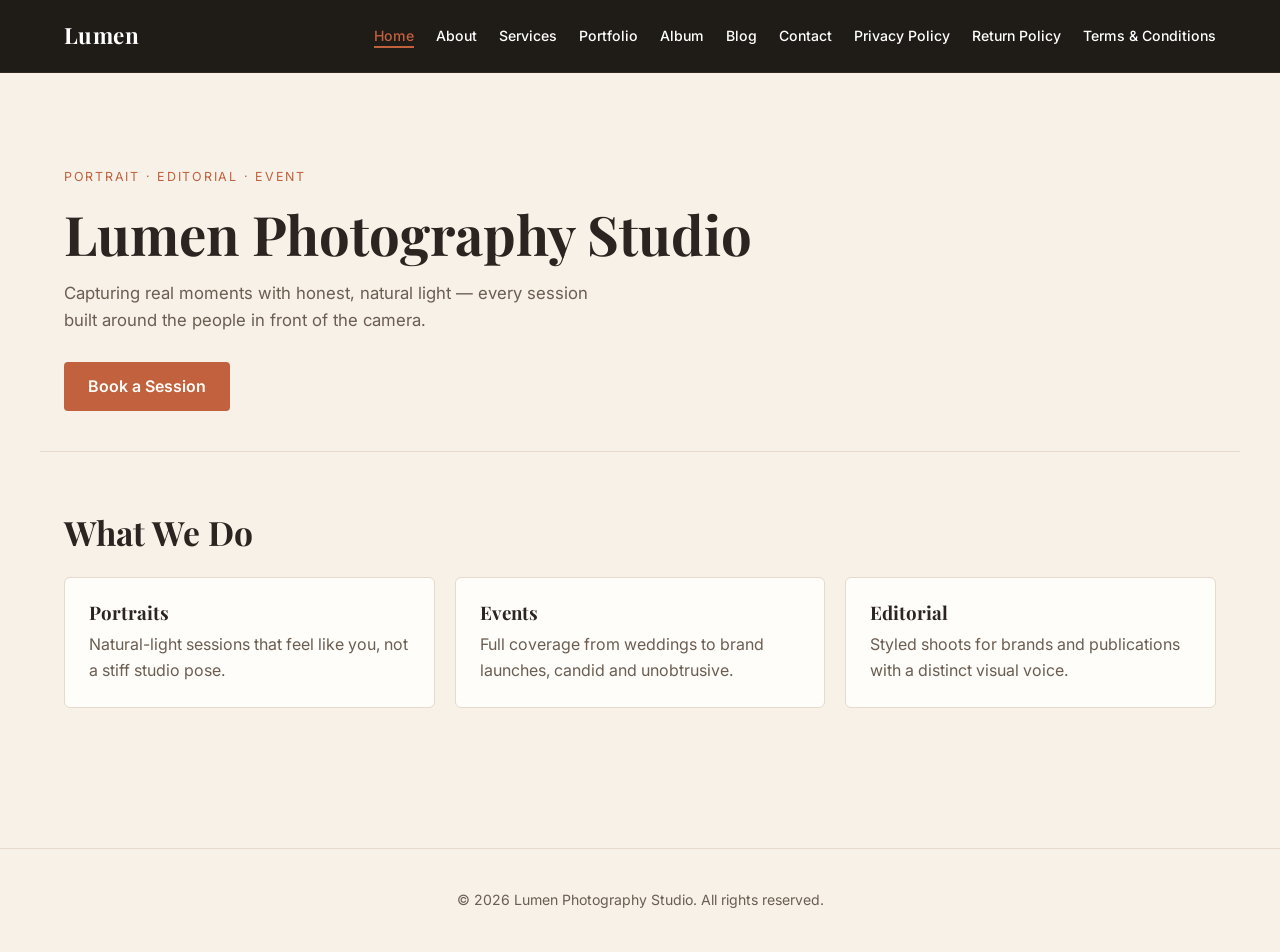
<file: index.html>
<!DOCTYPE html>
<html lang="en">
<head>
  <meta charset="UTF-8">
  <meta name="viewport" content="width=device-width, initial-scale=1.0">
  <title>Home | Lumen Photography Studio</title>
  <meta name="description" content="Lumen Photography Studio — portrait, editorial, and event photography.">
  <link rel="preconnect" href="https://fonts.googleapis.com">
  <link href="https://fonts.googleapis.com/css2?family=Playfair+Display:wght@700;800&family=Inter:wght@400;500;600&display=swap" rel="stylesheet">
  <link rel="stylesheet" href="css/style.css">
</head>
<body>

  <header class="site-header">
    <div class="nav-bar">
      <a href="index.html" class="logo">Lumen</a>
      <nav>
        <ul class="nav-links">
          <li><a href="index.html" class="active">Home</a></li>
          <li><a href="about.html">About</a></li>
          <li><a href="services.html">Services</a></li>
          <li><a href="portfolio.html">Portfolio</a></li>
          <li><a href="album.html">Album</a></li>
          <li><a href="blog.html">Blog</a></li>
          <li><a href="contact.html">Contact</a></li>
          <li><a href="privacy-policy.html">Privacy Policy</a></li>
          <li><a href="return-policy.html">Return Policy</a></li>
          <li><a href="terms.html">Terms &amp; Conditions</a></li>
        </ul>
      </nav>
      <button class="nav-toggle" aria-label="Toggle menu">
        <span></span><span></span><span></span>
      </button>
    </div>
  </header>

  <main>
    <section class="page-hero">
      <span class="eyebrow">Portrait · Editorial · Event</span>
      <h1>Lumen Photography Studio</h1>
      <p>Capturing real moments with honest, natural light — every session built around the people in front of the camera.</p>
      <a href="contact.html" class="btn" style="margin-top:28px; display:inline-block;">Book a Session</a>
    </section>

    <section class="content">
      <h2>What We Do</h2>
      <div style="display:grid; grid-template-columns:repeat(3,1fr); gap:20px; margin-top:24px;">
        <div class="card">
          <h3 style="margin-bottom:8px;">Portraits</h3>
          <p>Natural-light sessions that feel like you, not a stiff studio pose.</p>
        </div>
        <div class="card">
          <h3 style="margin-bottom:8px;">Events</h3>
          <p>Full coverage from weddings to brand launches, candid and unobtrusive.</p>
        </div>
        <div class="card">
          <h3 style="margin-bottom:8px;">Editorial</h3>
          <p>Styled shoots for brands and publications with a distinct visual voice.</p>
        </div>
      </div>
    </section>
  </main>

  <footer class="site-footer">
    <p>&copy; 2026 Lumen Photography Studio. All rights reserved.</p>
  </footer>

  <script src="js/script.js"></script>
</body>
</html>
</file>
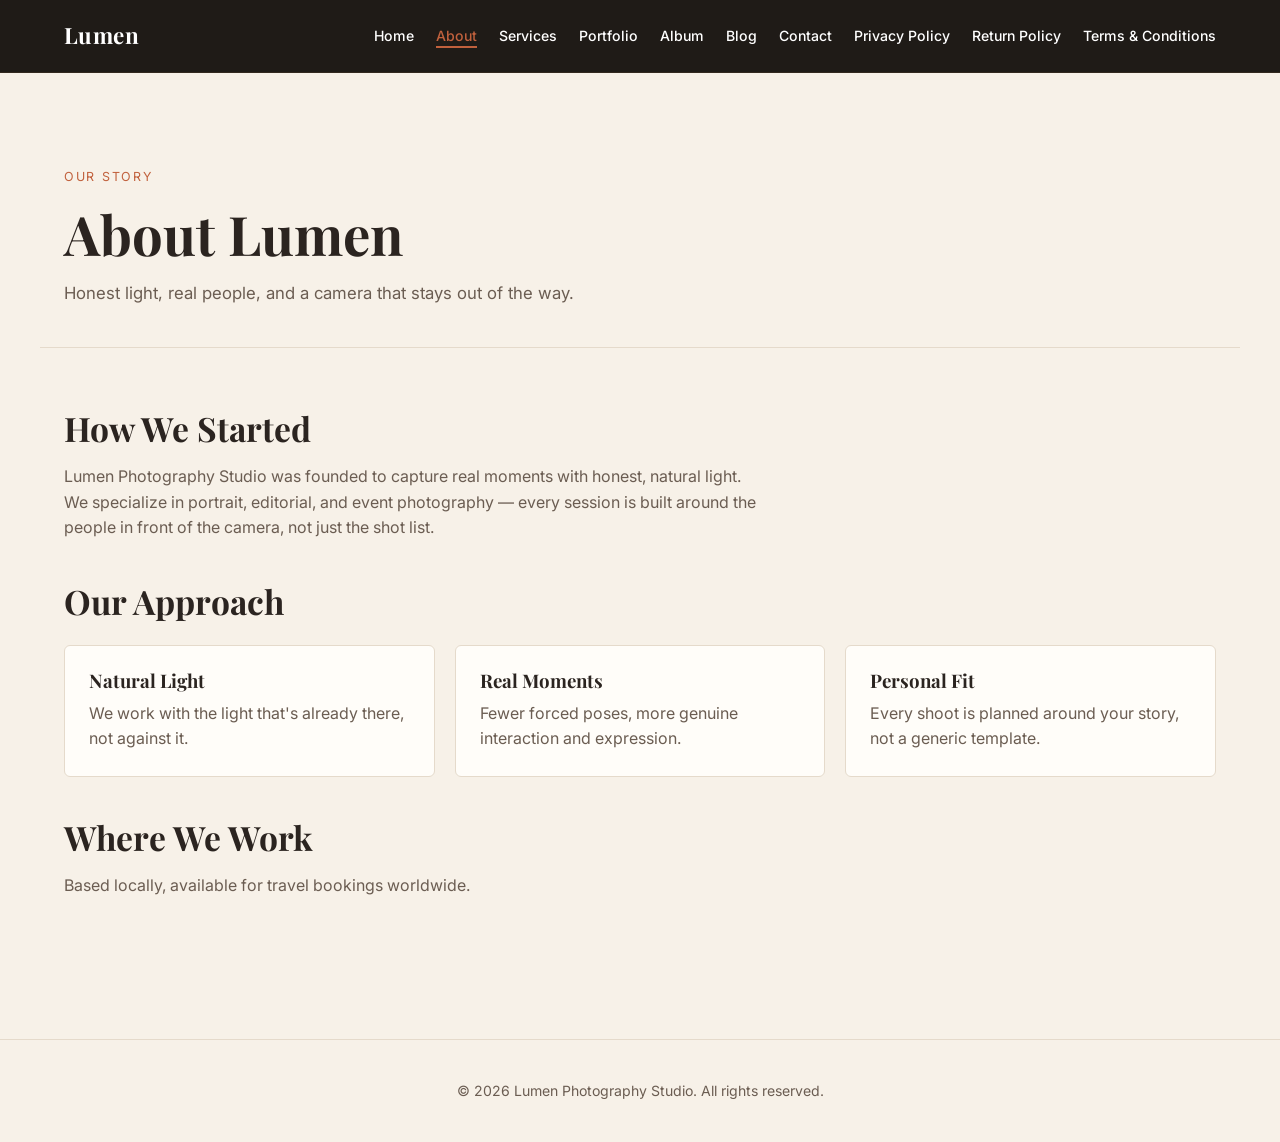
<file: about.html>
<!DOCTYPE html>
<html lang="en">
<head>
  <meta charset="UTF-8">
  <meta name="viewport" content="width=device-width, initial-scale=1.0">
  <title>About | Lumen Photography Studio</title>
  <meta name="description" content="Learn about Lumen Photography Studio — our story, our approach, and the people behind the camera.">
  <link rel="preconnect" href="https://fonts.googleapis.com">
  <link href="https://fonts.googleapis.com/css2?family=Playfair+Display:wght@700;800&family=Inter:wght@400;500;600&display=swap" rel="stylesheet">
  <link rel="stylesheet" href="css/style.css">
</head>
<body>

  <header class="site-header">
    <div class="nav-bar">
      <a href="index.html" class="logo">Lumen</a>
      <nav>
        <ul class="nav-links">
          <li><a href="index.html">Home</a></li>
          <li><a href="about.html" class="active">About</a></li>
          <li><a href="services.html">Services</a></li>
          <li><a href="portfolio.html">Portfolio</a></li>
          <li><a href="album.html">Album</a></li>
          <li><a href="blog.html">Blog</a></li>
          <li><a href="contact.html">Contact</a></li>
          <li><a href="privacy-policy.html">Privacy Policy</a></li>
          <li><a href="return-policy.html">Return Policy</a></li>
          <li><a href="terms.html">Terms &amp; Conditions</a></li>
        </ul>
      </nav>
      <button class="nav-toggle" aria-label="Toggle menu">
        <span></span><span></span><span></span>
      </button>
    </div>
  </header>

  <main>
    <section class="page-hero">
      <span class="eyebrow">Our Story</span>
      <h1>About Lumen</h1>
      <p>Honest light, real people, and a camera that stays out of the way.</p>
    </section>

    <section class="content">
      <h2>How We Started</h2>
      <p style="margin-top:16px; max-width:700px;">
        Lumen Photography Studio was founded to capture real moments with
        honest, natural light. We specialize in portrait, editorial, and
        event photography — every session is built around the people in
        front of the camera, not just the shot list.
      </p>

      <h2 style="margin-top:40px;">Our Approach</h2>
      <div style="display:grid; grid-template-columns:repeat(3,1fr); gap:20px; margin-top:24px;">
        <div class="card">
          <h3 style="margin-bottom:8px;">Natural Light</h3>
          <p>We work with the light that's already there, not against it.</p>
        </div>
        <div class="card">
          <h3 style="margin-bottom:8px;">Real Moments</h3>
          <p>Fewer forced poses, more genuine interaction and expression.</p>
        </div>
        <div class="card">
          <h3 style="margin-bottom:8px;">Personal Fit</h3>
          <p>Every shoot is planned around your story, not a generic template.</p>
        </div>
      </div>

      <h2 style="margin-top:40px;">Where We Work</h2>
      <p style="margin-top:16px; max-width:700px;">
        Based locally, available for travel bookings worldwide.
      </p>
    </section>
  </main>

  <footer class="site-footer">
    <p>&copy; 2026 Lumen Photography Studio. All rights reserved.</p>
  </footer>

  <script src="js/script.js"></script>
</body>
</html>
</file>
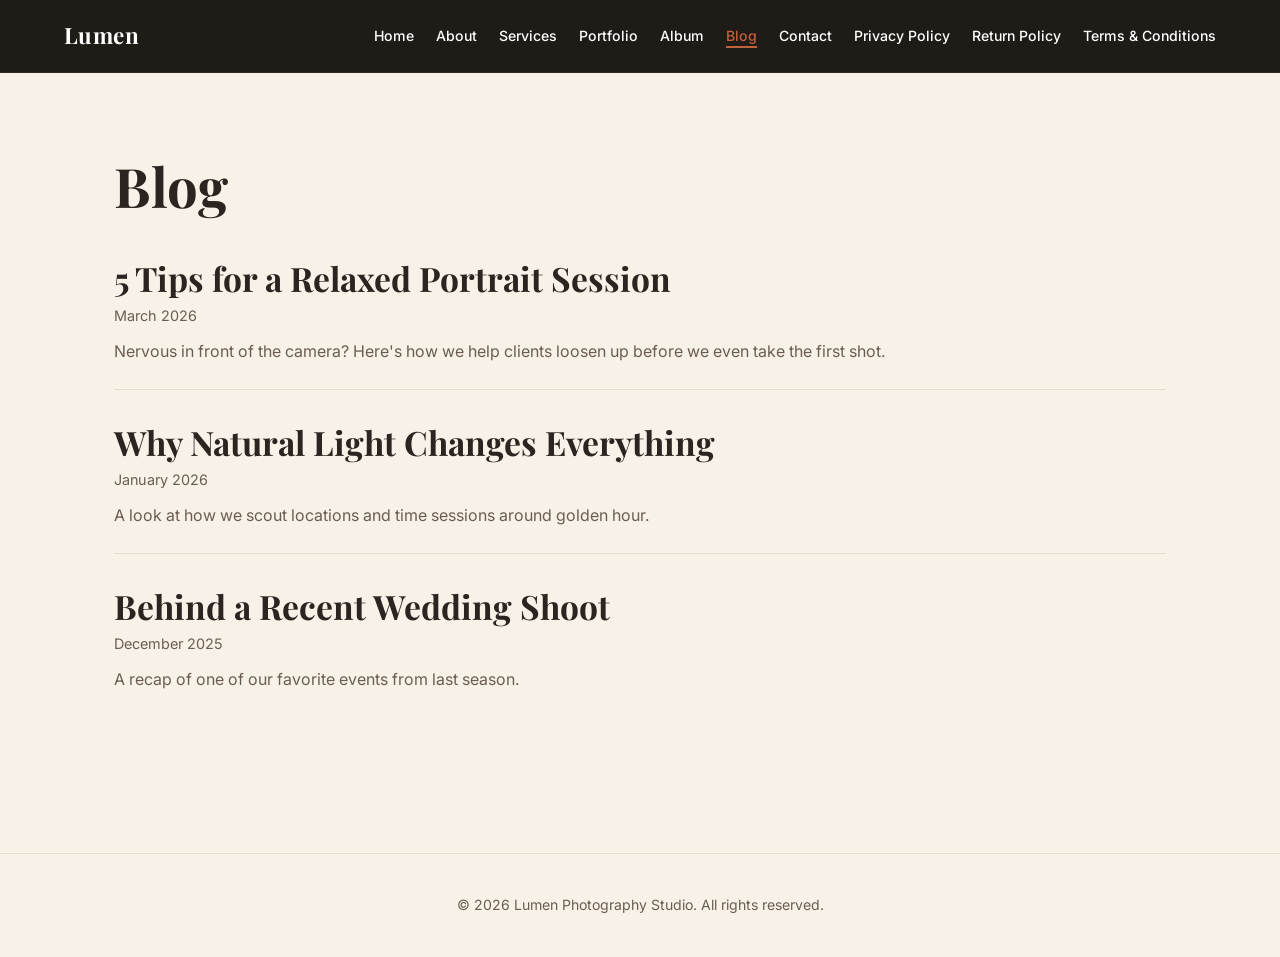
<file: blog.html>
<!DOCTYPE html>
<html lang="en">
<head>
  <meta charset="UTF-8">
  <meta name="viewport" content="width=device-width, initial-scale=1.0">
  <title>Blog | Lumen Photography Studio</title>
  <link rel="preconnect" href="https://fonts.googleapis.com">
<link href="https://fonts.googleapis.com/css2?family=Playfair+Display:wght@700;800&family=Inter:wght@400;500;600&display=swap" rel="stylesheet">
<link rel="stylesheet" href="css/style.css">
  <link rel="stylesheet" href="css/style.css">
</head>
<body>

  <header class="site-header">
    <div class="nav-bar">
      <a href="index.html" class="logo">Lumen</a>
      <nav>
        <ul class="nav-links">
          <li><a href="index.html">Home</a></li>
          <li><a href="about.html">About</a></li>
          <li><a href="services.html">Services</a></li>
          <li><a href="portfolio.html">Portfolio</a></li>
          <li><a href="album.html">Album</a></li>
          <li><a href="blog.html" class="active">Blog</a></li>
          <li><a href="contact.html">Contact</a></li>
          <li><a href="privacy-policy.html">Privacy Policy</a></li>
          <li><a href="return-policy.html">Return Policy</a></li>
          <li><a href="terms.html">Terms &amp; Conditions</a></li>
        </ul>
      </nav>
      <button class="nav-toggle" aria-label="Toggle menu">
        <span></span><span></span><span></span>
      </button>
    </div>
  </header>

  <main>
    <section>
      <div style="max-width:1100px; margin:0 auto; padding: 80px 24px;">
        <h1>Blog</h1>

        <article style="margin-top:40px; padding-bottom:24px; border-bottom:1px solid var(--color-border);">
          <h2 style="font-family:var(--font-heading);">5 Tips for a Relaxed Portrait Session</h2>
          <p style="color:var(--color-muted); font-size:0.9rem; margin-top:6px;">March 2026</p>
          <p style="color:var(--color-muted); margin-top:12px;">
            Nervous in front of the camera? Here's how we help clients loosen
            up before we even take the first shot.
          </p>
        </article>

        <article style="margin-top:32px; padding-bottom:24px; border-bottom:1px solid var(--color-border);">
          <h2 style="font-family:var(--font-heading);">Why Natural Light Changes Everything</h2>
          <p style="color:var(--color-muted); font-size:0.9rem; margin-top:6px;">January 2026</p>
          <p style="color:var(--color-muted); margin-top:12px;">
            A look at how we scout locations and time sessions around golden hour.
          </p>
        </article>

        <article style="margin-top:32px;">
          <h2 style="font-family:var(--font-heading);">Behind a Recent Wedding Shoot</h2>
          <p style="color:var(--color-muted); font-size:0.9rem; margin-top:6px;">December 2025</p>
          <p style="color:var(--color-muted); margin-top:12px;">
            A recap of one of our favorite events from last season.
          </p>
        </article>
      </div>
    </section>
  </main>
  <footer class="site-footer">
    <p>&copy; 2026 Lumen Photography Studio. All rights reserved.</p>
  </footer>

  <script src="js/script.js"></script>

</body>
</html>
</file>
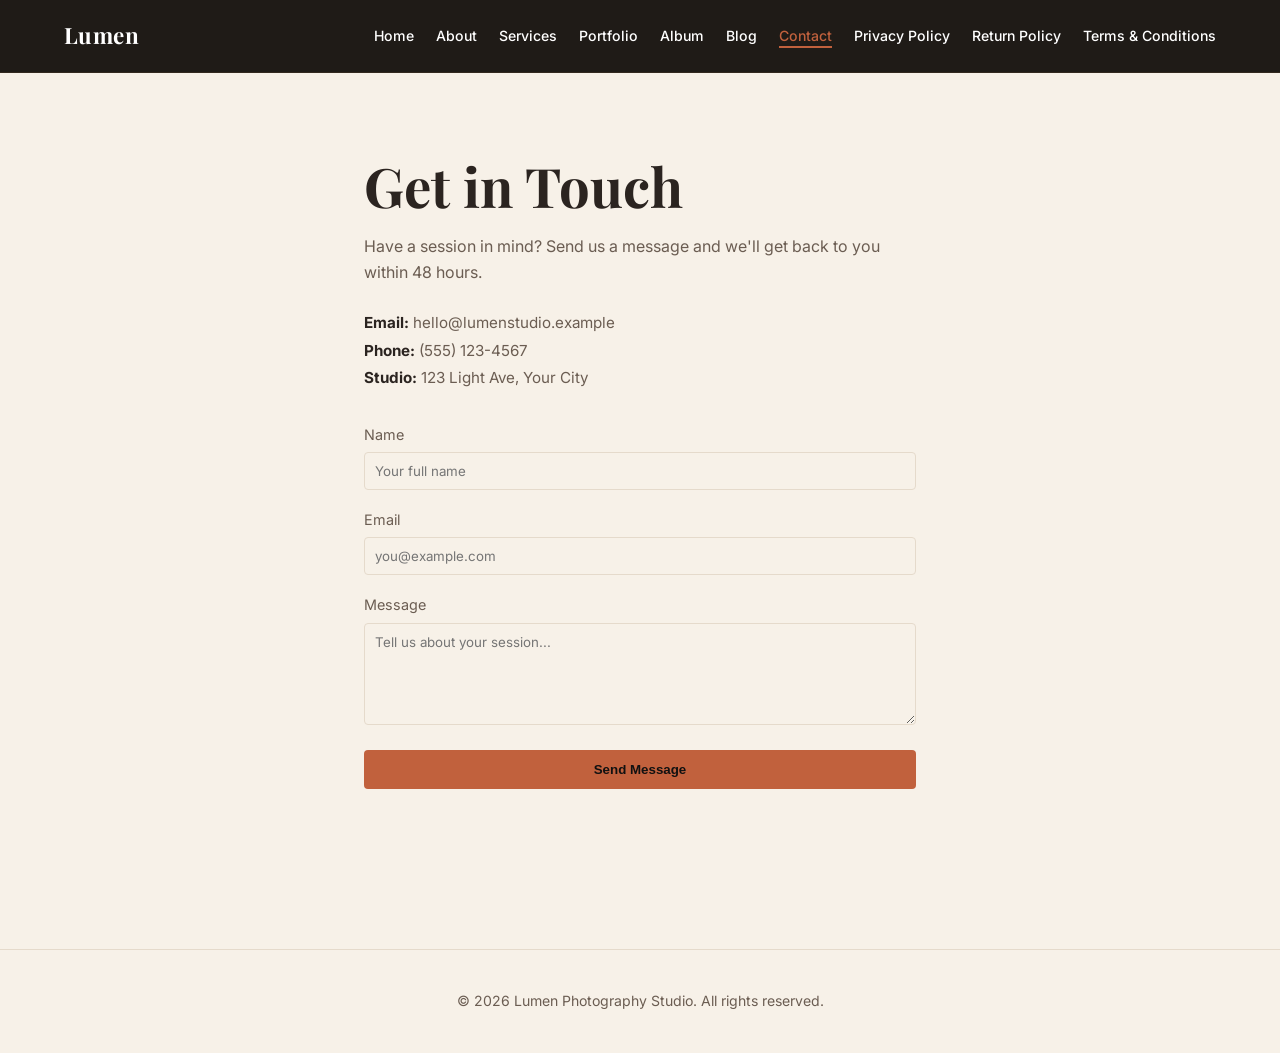
<file: contact.html>
<!DOCTYPE html>
<html lang="en">
<head>
  <meta charset="UTF-8">
  <meta name="viewport" content="width=device-width, initial-scale=1.0">
  <title>Contact | Lumen Photography Studio</title>
  <link rel="preconnect" href="https://fonts.googleapis.com">
<link href="https://fonts.googleapis.com/css2?family=Playfair+Display:wght@700;800&family=Inter:wght@400;500;600&display=swap" rel="stylesheet">
<link rel="stylesheet" href="css/style.css">
  <link rel="stylesheet" href="css/style.css">
</head>
<body>

  <header class="site-header">
    <div class="nav-bar">
      <a href="index.html" class="logo">Lumen</a>
      <nav>
        <ul class="nav-links">
          <li><a href="index.html">Home</a></li>
          <li><a href="about.html" >About</a></li>
          <li><a href="services.html">Services</a></li>
          <li><a href="portfolio.html">Portfolio</a></li>
          <li><a href="album.html">Album</a></li>
          <li><a href="blog.html">Blog</a></li>
          <li><a href="contact.html" class="active">Contact</a></li>
          <li><a href="privacy-policy.html">Privacy Policy</a></li>
          <li><a href="return-policy.html">Return Policy</a></li>
          <li><a href="terms.html">Terms &amp; Conditions</a></li>
        </ul>
      </nav>
      <button class="nav-toggle" aria-label="Toggle menu">
        <span></span><span></span><span></span>
      </button>
    </div>
  </header>

  <main>
    <section>
      <div style="max-width:600px; margin:0 auto; padding: 80px 24px;">
        <h1>Get in Touch</h1>
        <p style="color:var(--color-muted); margin-top:16px;">
          Have a session in mind? Send us a message and we'll get back to you within 48 hours.
        </p>

        <div style="margin-top:24px; color:var(--color-muted); font-size:0.95rem; line-height:1.8;">
          <p><strong style="color:var(--color-text);">Email:</strong> hello@lumenstudio.example</p>
          <p><strong style="color:var(--color-text);">Phone:</strong> (555) 123-4567</p>
          <p><strong style="color:var(--color-text);">Studio:</strong> 123 Light Ave, Your City</p>
        </div>

        <form style="margin-top:32px; display:flex; flex-direction:column; gap:18px;">
          <div>
            <label for="name" style="display:block; margin-bottom:6px; font-size:0.9rem; color:var(--color-muted);">Name</label>
            <input type="text" id="name" name="name" required placeholder="Your full name"
                   style="width:100%; padding:10px; background:transparent; border:1px solid var(--color-border); color:var(--color-text); border-radius:4px;">
          </div>

          <div>
            <label for="email" style="display:block; margin-bottom:6px; font-size:0.9rem; color:var(--color-muted);">Email</label>
            <input type="email" id="email" name="email" required placeholder="you@example.com"
                   style="width:100%; padding:10px; background:transparent; border:1px solid var(--color-border); color:var(--color-text); border-radius:4px;">
          </div>

          <div>
            <label for="message" style="display:block; margin-bottom:6px; font-size:0.9rem; color:var(--color-muted);">Message</label>
            <textarea id="message" name="message" rows="5" required placeholder="Tell us about your session..."
                      style="width:100%; padding:10px; background:transparent; border:1px solid var(--color-border); color:var(--color-text); border-radius:4px; resize:vertical;"></textarea>
          </div>

          <button type="submit"
                  style="padding:12px 20px; background:var(--color-accent); color:#111; border:none; border-radius:4px; font-weight:600; cursor:pointer;">
            Send Message
          </button>
        </form>
      </div>
    </section>
  </main>

  <footer class="site-footer">
    <p>&copy; 2026 Lumen Photography Studio. All rights reserved.</p>
  </footer>

  <script src="js/script.js"></script>

</body>
</html>
</file>
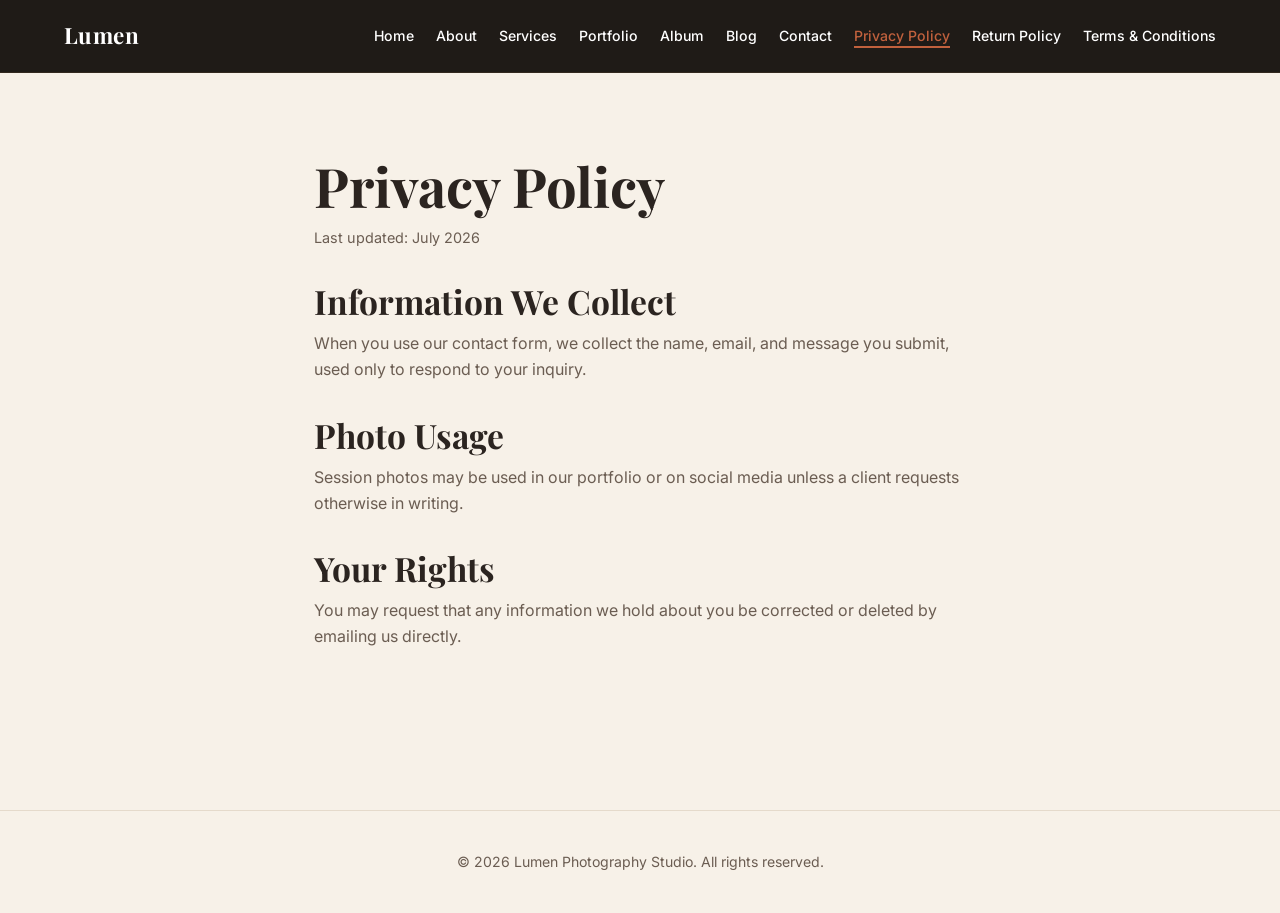
<file: privacy-policy.html>
<!DOCTYPE html>
<html lang="en">
<head>
  <meta charset="UTF-8">
  <meta name="viewport" content="width=device-width, initial-scale=1.0">
  <title>Privacy Policy | Lumen Photography Studio</title>
  <link rel="preconnect" href="https://fonts.googleapis.com">
<link href="https://fonts.googleapis.com/css2?family=Playfair+Display:wght@700;800&family=Inter:wght@400;500;600&display=swap" rel="stylesheet">
<link rel="stylesheet" href="css/style.css">
  <link rel="stylesheet" href="css/style.css">
</head>
<body>

  <header class="site-header">
    <div class="nav-bar">
      <a href="index.html" class="logo">Lumen</a>
      <nav>
        <ul class="nav-links">
          <li><a href="index.html">Home</a></li>
          <li><a href="about.html">About</a></li>
          <li><a href="services.html">Services</a></li>
          <li><a href="portfolio.html">Portfolio</a></li>
          <li><a href="album.html">Album</a></li>
          <li><a href="blog.html">Blog</a></li>
          <li><a href="contact.html">Contact</a></li>
          <li><a href="privacy-policy.html" class="active">Privacy Policy</a></li>
          <li><a href="return-policy.html">Return Policy</a></li>
          <li><a href="terms.html">Terms &amp; Conditions</a></li>
        </ul>
      </nav>
      <button class="nav-toggle" aria-label="Toggle menu">
        <span></span><span></span><span></span>
      </button>
    </div>
  </header>

  <main>
    <section>
      <div style="max-width:700px; margin:0 auto; padding: 80px 24px;">
        <h1>Privacy Policy</h1>
        <p style="color:var(--color-muted); font-size:0.9rem; margin-top:8px;">Last updated: July 2026</p>

        <h2 style="font-family:var(--font-heading); margin-top:32px;">Information We Collect</h2>
        <p style="color:var(--color-muted); margin-top:10px;">
          When you use our contact form, we collect the name, email, and message you submit,
          used only to respond to your inquiry.
        </p>

        <h2 style="font-family:var(--font-heading); margin-top:32px;">Photo Usage</h2>
        <p style="color:var(--color-muted); margin-top:10px;">
          Session photos may be used in our portfolio or on social media unless a client
          requests otherwise in writing.
        </p>

        <h2 style="font-family:var(--font-heading); margin-top:32px;">Your Rights</h2>
        <p style="color:var(--color-muted); margin-top:10px;">
          You may request that any information we hold about you be corrected or deleted
          by emailing us directly.
        </p>
      </div>
    </section>
  </main>

  <footer class="site-footer">
    <p>&copy; 2026 Lumen Photography Studio. All rights reserved.</p>
  </footer>

  <script src="js/script.js"></script>

</body>
</html>
</file>
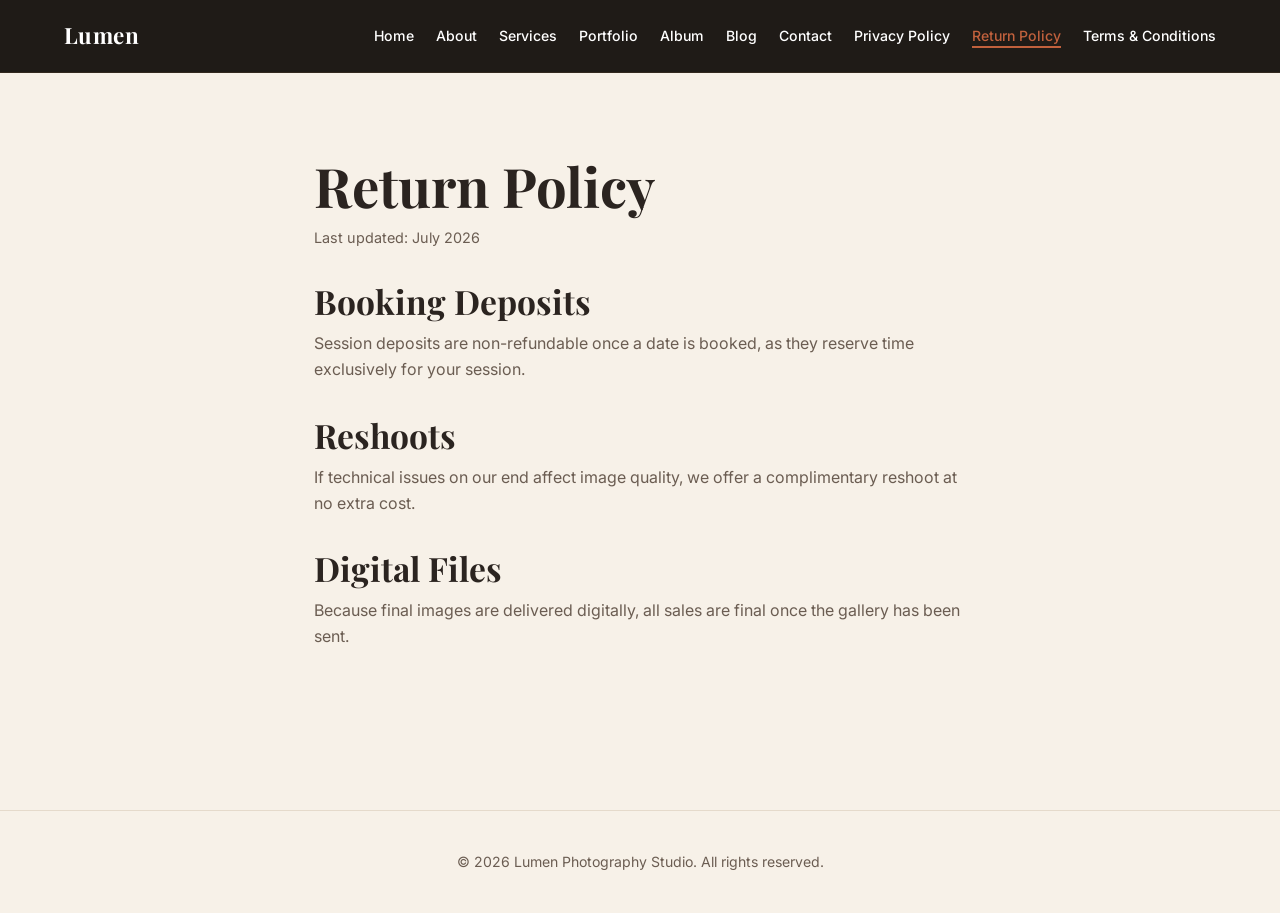
<file: return-policy.html>
<!DOCTYPE html>
<html lang="en">
<head>
  <meta charset="UTF-8">
  <meta name="viewport" content="width=device-width, initial-scale=1.0">
  <title>Return Policy | Lumen Photography Studio</title>
  <link rel="preconnect" href="https://fonts.googleapis.com">
<link href="https://fonts.googleapis.com/css2?family=Playfair+Display:wght@700;800&family=Inter:wght@400;500;600&display=swap" rel="stylesheet">
<link rel="stylesheet" href="css/style.css">
  <link rel="stylesheet" href="css/style.css">
</head>
<body>

  <header class="site-header">
    <div class="nav-bar">
      <a href="index.html" class="logo">Lumen</a>
      <nav>
        <ul class="nav-links">
          <li><a href="index.html">Home</a></li>
          <li><a href="about.html">About</a></li>
          <li><a href="services.html">Services</a></li>
          <li><a href="portfolio.html">Portfolio</a></li>
          <li><a href="album.html">Album</a></li>
          <li><a href="blog.html">Blog</a></li>
          <li><a href="contact.html">Contact</a></li>
          <li><a href="privacy-policy.html">Privacy Policy</a></li>
          <li><a href="return-policy.html" class="active">Return Policy</a></li>
          <li><a href="terms.html">Terms &amp; Conditions</a></li>
        </ul>
      </nav>
      <button class="nav-toggle" aria-label="Toggle menu">
        <span></span><span></span><span></span>
      </button>
    </div>
  </header>

  <main>
    <section>
      <div style="max-width:700px; margin:0 auto; padding: 80px 24px;">
        <h1>Return Policy</h1>
        <p style="color:var(--color-muted); font-size:0.9rem; margin-top:8px;">Last updated: July 2026</p>

        <h2 style="font-family:var(--font-heading); margin-top:32px;">Booking Deposits</h2>
        <p style="color:var(--color-muted); margin-top:10px;">
          Session deposits are non-refundable once a date is booked, as they reserve
          time exclusively for your session.
        </p>

        <h2 style="font-family:var(--font-heading); margin-top:32px;">Reshoots</h2>
        <p style="color:var(--color-muted); margin-top:10px;">
          If technical issues on our end affect image quality, we offer a complimentary
          reshoot at no extra cost.
        </p>

        <h2 style="font-family:var(--font-heading); margin-top:32px;">Digital Files</h2>
        <p style="color:var(--color-muted); margin-top:10px;">
          Because final images are delivered digitally, all sales are final once
          the gallery has been sent.
        </p>
      </div>
    </section>
  </main>

  <footer class="site-footer">
    <p>&copy; 2026 Lumen Photography Studio. All rights reserved.</p>
  </footer>

  <script src="js/script.js"></script>
</body>
</html>
</file>
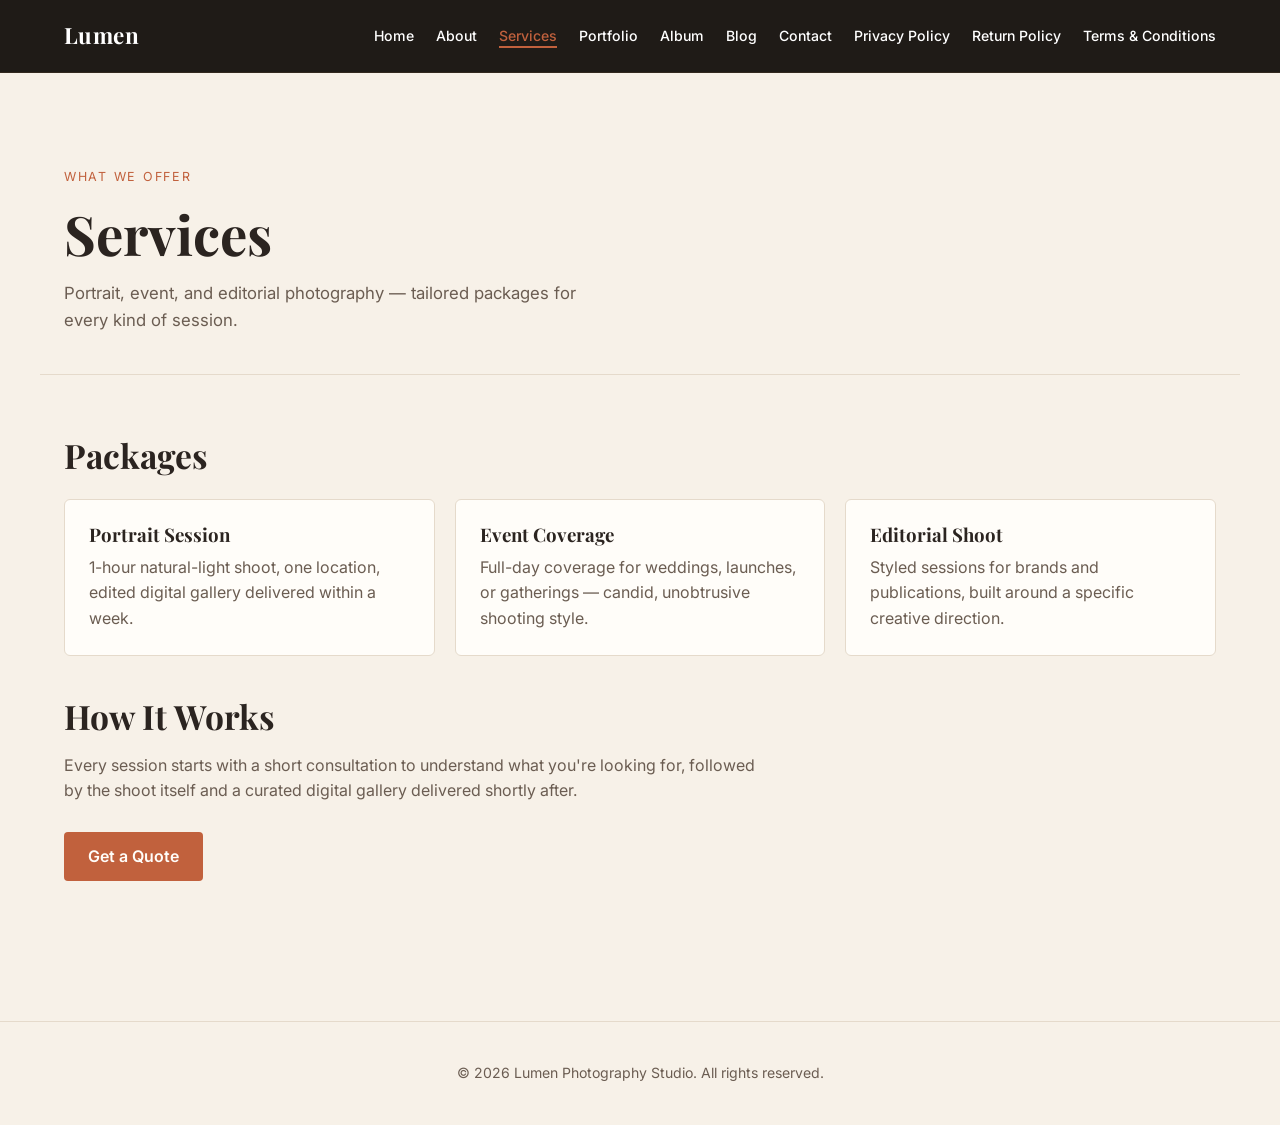
<file: services.html>
<!DOCTYPE html>
<html lang="en">
<head>
  <meta charset="UTF-8">
  <meta name="viewport" content="width=device-width, initial-scale=1.0">
  <title>Services | Lumen Photography Studio</title>
  <meta name="description" content="Explore Lumen Photography Studio's portrait, event, and editorial photography packages.">
  <link rel="preconnect" href="https://fonts.googleapis.com">
  <link href="https://fonts.googleapis.com/css2?family=Playfair+Display:wght@700;800&family=Inter:wght@400;500;600&display=swap" rel="stylesheet">
  <link rel="stylesheet" href="css/style.css">
</head>
<body>

  <header class="site-header">
    <div class="nav-bar">
      <a href="index.html" class="logo">Lumen</a>
      <nav>
        <ul class="nav-links">
          <li><a href="index.html">Home</a></li>
          <li><a href="about.html">About</a></li>
          <li><a href="services.html" class="active">Services</a></li>
          <li><a href="portfolio.html">Portfolio</a></li>
          <li><a href="album.html">Album</a></li>
          <li><a href="blog.html">Blog</a></li>
          <li><a href="contact.html">Contact</a></li>
          <li><a href="privacy-policy.html">Privacy Policy</a></li>
          <li><a href="return-policy.html">Return Policy</a></li>
          <li><a href="terms.html">Terms &amp; Conditions</a></li>
        </ul>
      </nav>
      <button class="nav-toggle" aria-label="Toggle menu">
        <span></span><span></span><span></span>
      </button>
    </div>
  </header>

  <main>
    <section class="page-hero">
      <span class="eyebrow">What We Offer</span>
      <h1>Services</h1>
      <p>Portrait, event, and editorial photography — tailored packages for every kind of session.</p>
    </section>

    <section class="content">
      <h2>Packages</h2>
      <div style="display:grid; grid-template-columns:repeat(3,1fr); gap:20px; margin-top:24px;">
        <div class="card">
          <h3 style="margin-bottom:8px;">Portrait Session</h3>
          <p>1-hour natural-light shoot, one location, edited digital gallery delivered within a week.</p>
        </div>
        <div class="card">
          <h3 style="margin-bottom:8px;">Event Coverage</h3>
          <p>Full-day coverage for weddings, launches, or gatherings — candid, unobtrusive shooting style.</p>
        </div>
        <div class="card">
          <h3 style="margin-bottom:8px;">Editorial Shoot</h3>
          <p>Styled sessions for brands and publications, built around a specific creative direction.</p>
        </div>
      </div>

      <h2 style="margin-top:40px;">How It Works</h2>
      <p style="margin-top:16px; max-width:700px;">
        Every session starts with a short consultation to understand what you're
        looking for, followed by the shoot itself and a curated digital gallery
        delivered shortly after.
      </p>

      <a href="contact.html" class="btn" style="margin-top:28px; display:inline-block;">Get a Quote</a>
    </section>
  </main>

  <footer class="site-footer">
    <p>&copy; 2026 Lumen Photography Studio. All rights reserved.</p>
  </footer>

  <script src="js/script.js"></script>
</body>
</html>
</file>
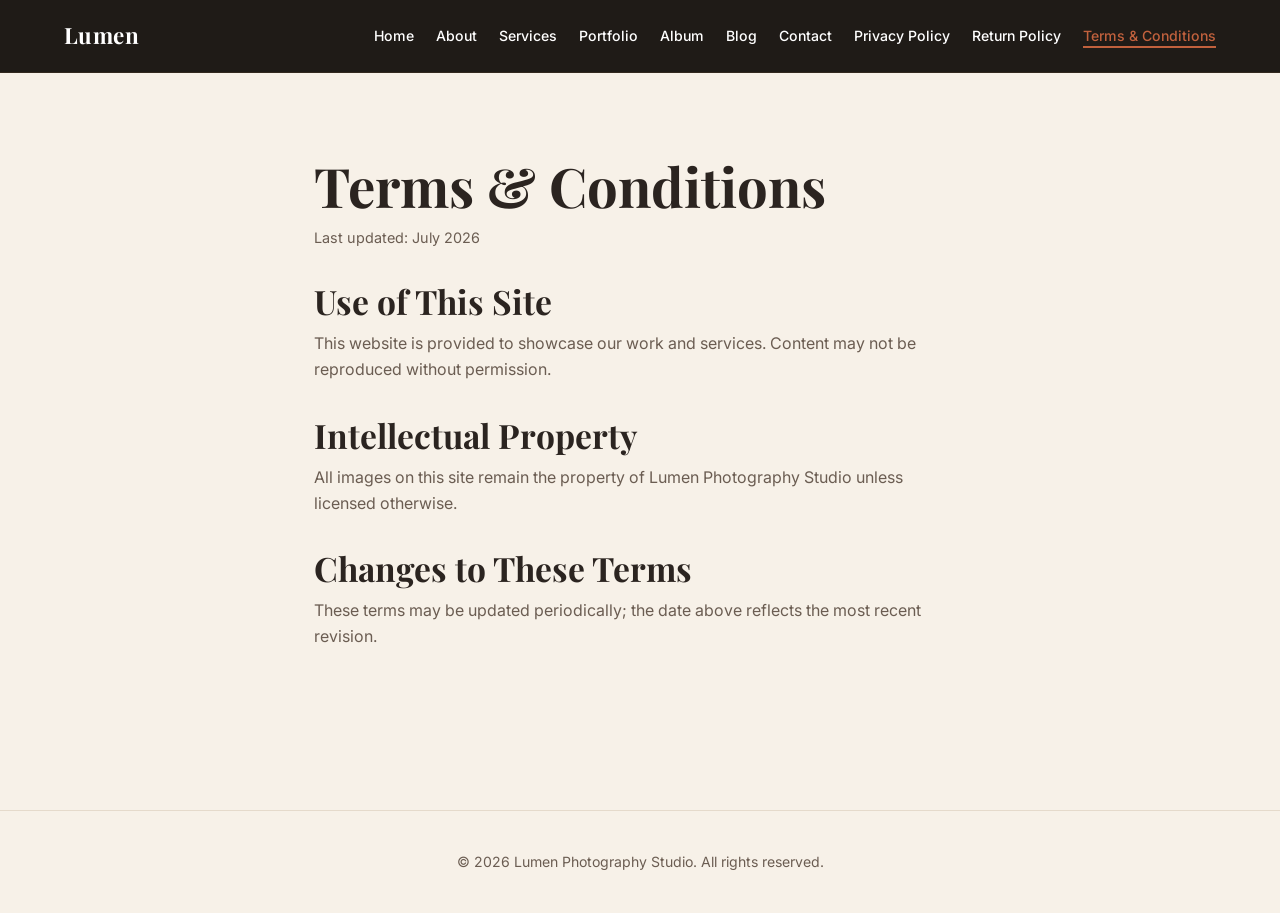
<file: terms.html>
<!DOCTYPE html>
<html lang="en">
<head>
  <meta charset="UTF-8">
  <meta name="viewport" content="width=device-width, initial-scale=1.0">
  <title>Terms &amp; Conditions | Lumen Photography Studio</title>
  <link rel="preconnect" href="https://fonts.googleapis.com">
  <link href="https://fonts.googleapis.com/css2?family=Playfair+Display:wght@700;800&family=Inter:wght@400;500;600&display=swap" rel="stylesheet">
  <link rel="stylesheet" href="css/style.css">
  <link rel="stylesheet" href="css/style.css">
</head>
<body>

  <header class="site-header">
    <div class="nav-bar">
      <a href="index.html" class="logo">Lumen</a>
      <nav>
        <ul class="nav-links">
          <li><a href="index.html">Home</a></li>
          <li><a href="about.html">About</a></li>
          <li><a href="services.html">Services</a></li>
          <li><a href="portfolio.html">Portfolio</a></li>
          <li><a href="album.html">Album</a></li>
          <li><a href="blog.html">Blog</a></li>
          <li><a href="contact.html">Contact</a></li>
          <li><a href="privacy-policy.html">Privacy Policy</a></li>
          <li><a href="return-policy.html">Return Policy</a></li>
          <li><a href="terms.html" class="active">Terms &amp; Conditions</a></li>
        </ul>
      </nav>
      <button class="nav-toggle" aria-label="Toggle menu">
        <span></span><span></span><span></span>
      </button>
    </div>
  </header>

  <main>
    <section>
      <div style="max-width:700px; margin:0 auto; padding: 80px 24px;">
        <h1>Terms &amp; Conditions</h1>
        <p style="color:var(--color-muted); font-size:0.9rem; margin-top:8px;">Last updated: July 2026</p>

        <h2 style="font-family:var(--font-heading); margin-top:32px;">Use of This Site</h2>
        <p style="color:var(--color-muted); margin-top:10px;">
          This website is provided to showcase our work and services. Content may not
          be reproduced without permission.
        </p>

        <h2 style="font-family:var(--font-heading); margin-top:32px;">Intellectual Property</h2>
        <p style="color:var(--color-muted); margin-top:10px;">
          All images on this site remain the property of Lumen Photography Studio
          unless licensed otherwise.
        </p>

        <h2 style="font-family:var(--font-heading); margin-top:32px;">Changes to These Terms</h2>
        <p style="color:var(--color-muted); margin-top:10px;">
          These terms may be updated periodically; the date above reflects the most
          recent revision.
        </p>
      </div>
    </section>
  </main>

  <footer class="site-footer">
    <p>&copy; 2026 Lumen Photography Studio. All rights reserved.</p>
  </footer>

  <script src="js/script.js"></script>

</body>
</html>
</file>
<file: css/style.css>
/* =========================================================
   Lumen Photography Studio — style.css
   ========================================================= */

/* ===== Variables ===== */
:root {
  --color-bg: #F7F1E8;
  --color-bg-alt: #FFFDF9;
  --color-surface: #FFFDF9;
  --color-text: #2B2420;
  --color-muted: #6B5D52;
  --color-border: #E5DACB;
  --color-accent: #C1613D;
  --color-accent-hover: #A34F31;

  --font-heading: 'Playfair Display', serif;
  --font-body: 'Inter', sans-serif;
}

/* Per-page accent overrides — add one of these classes to <body> */
body.page-services   { --color-accent: #c9a15a; }
body.page-portfolio  { --color-accent: #b98a4e; }
body.page-album      { --color-accent: #a9c9c9; }
body.page-blog       { --color-accent: #cf8b6b; }
body.page-contact    { --color-accent: #c9a15a; }

/* ===== Reset ===== */
* {
  margin: 0;
  padding: 0;
  box-sizing: border-box;
}

html {
  scroll-behavior: smooth;
}

body {
  font-family: var(--font-body);
  color: var(--color-text);
  background: var(--color-bg);
  line-height: 1.6;
}

a {
  text-decoration: none;
  color: inherit;
}

ul {
  list-style: none;
}

img {
  max-width: 100%;
  display: block;
}

h1, h2, h3 {
  font-family: var(--font-heading);
  font-weight: 700;
  line-height: 1.2;
}

h1 { font-size: clamp(2.2rem, 5vw, 3.4rem); }
h2 { font-size: clamp(1.5rem, 3vw, 2.1rem); }

p {
  color: var(--color-muted);
}

/* ===== Header / Navigation ===== */
.site-header {
  background: #1F1B17;
  border-bottom: 1px solid #33291F;
  position: sticky;
  top: 0;
  z-index: 100;
}

.nav-bar {
  display: flex;
  align-items: center;
  justify-content: space-between;
  max-width: 1200px;
  margin: 0 auto;
  padding: 18px 24px;
  position: relative;
}

.logo {
  font-family: var(--font-heading);
  font-weight: 700;
  font-size: 1.4rem;
  color: #FFFFFF;
  letter-spacing: 0.02em;
}

.nav-links {
  display: flex;
  flex-wrap: wrap;
  align-items: center;
  gap: 10px 22px;
  font-size: 0.88rem;
}

.nav-links a {
  position: relative;
  padding-bottom: 4px;
  font-weight: 500;
  color: #FFFFFF;
  transition: color 0.2s ease;
  white-space: nowrap;
}

.nav-links a::after {
  content: "";
  position: absolute;
  left: 0;
  bottom: 0;
  width: 0;
  height: 1.5px;
  background: var(--color-accent);
  transition: width 0.25s ease;
}

.nav-links a:hover,
.nav-links a.active {
  color: var(--color-accent);
}

.nav-links a:hover::after,
.nav-links a.active::after {
  width: 100%;
}

/* ===== Hamburger button (hidden on desktop) ===== */
.nav-toggle {
  display: none;
  flex-direction: column;
  gap: 5px;
  background: none;
  border: none;
  cursor: pointer;
  padding: 6px;
}

.nav-toggle span {
  width: 24px;
  height: 2px;
  background: #FFFFFF;
  transition: transform 0.2s ease, opacity 0.2s ease;
}

/* ===== Page hero pattern (used at top of every page) ===== */
.page-hero {
  max-width: 1200px;
  margin: 0 auto;
  padding: 90px 24px 40px;
  border-bottom: 1px solid var(--color-border);
}

.page-hero .eyebrow {
  display: inline-block;
  font-size: 0.78rem;
  letter-spacing: 0.14em;
  text-transform: uppercase;
  color: var(--color-accent);
  margin-bottom: 14px;
}

.page-hero p {
  max-width: 560px;
  margin-top: 14px;
  font-size: 1.05rem;
}

/* ===== Generic content wrapper ===== */
.content {
  max-width: 1200px;
  margin: 0 auto;
  padding: 60px 24px;
}

.content-narrow {
  max-width: 700px;
  margin: 0 auto;
  padding: 60px 24px;
}

/* ===== Buttons ===== */
.btn {
  display: inline-block;
  padding: 12px 24px;
  background: var(--color-accent);
  color: #FFFDF9;
  font-weight: 600;
  border: none;
  border-radius: 4px;
  cursor: pointer;
  transition: transform 0.15s ease, opacity 0.2s ease;
}

.btn:hover {
  transform: translateY(-2px);
  opacity: 0.92;
}

/* ===== Cards (Services / general use) ===== */
.card {
  background: var(--color-surface);
  border: 1px solid var(--color-border);
  border-radius: 6px;
  padding: 24px;
  transition: transform 0.2s ease, border-color 0.2s ease;
}

.card:hover {
  transform: translateY(-4px);
  border-color: var(--color-accent);
}

/* ===== Table (Services pricing) ===== */
table {
  width: 100%;
  border-collapse: collapse;
  margin-top: 20px;
}

thead tr {
  border-bottom: 2px solid var(--color-border);
  text-align: left;
}

th, td {
  padding: 14px 12px;
}

tbody tr {
  border-bottom: 1px solid var(--color-border);
}

tbody tr:hover {
  background: var(--color-surface);
}

/* ===== Portfolio Grid ===== */
.photo-grid {
  display: grid;
  grid-template-columns: repeat(3, 1fr);
  gap: 16px;
  margin-top: 40px;
}

.photo-grid img {
  width: 100%;
  height: 300px;
  object-fit: cover;
  border-radius: 6px;
  transition: transform 0.35s ease, filter 0.35s ease;
}

.photo-grid img:hover {
  transform: scale(1.02);
  filter: brightness(1.08);
}

/* ===== Album (Flexbox) ===== */
.album-flex {
  display: flex;
  flex-wrap: wrap;
  gap: 16px;
  margin-top: 40px;
}

.album-flex img {
  flex: 1 1 220px;
  height: 240px;
  object-fit: cover;
  border-radius: 6px;
  transition: transform 0.3s ease;
}

.album-flex img:hover {
  transform: scale(1.02);
}

.video-wrapper {
  margin-top: 60px;
  max-width: 720px;
}

.video-wrapper video {
  width: 100%;
  border-radius: 6px;
  border: 1px solid var(--color-border);
}

/* ===== Blog ===== */
.post {
  padding: 28px 0;
  border-bottom: 1px solid var(--color-border);
}

.post:last-child {
  border-bottom: none;
}

.post .post-date {
  font-size: 0.85rem;
  color: var(--color-accent);
  margin-top: 4px;
  display: block;
}

.post p {
  margin-top: 12px;
}

/* ===== Forms (Contact) ===== */
.form-group {
  margin-bottom: 18px;
}

label {
  display: block;
  margin-bottom: 6px;
  font-size: 0.88rem;
  color: var(--color-muted);
}

input, textarea {
  width: 100%;
  padding: 12px;
  background: var(--color-surface);
  border: 1px solid var(--color-border);
  color: var(--color-text);
  border-radius: 4px;
  font-family: var(--font-body);
  transition: border-color 0.2s ease;
}

input:focus, textarea:focus {
  outline: none;
  border-color: var(--color-accent);
}

textarea {
  resize: vertical;
}

.contact-info {
  margin: 24px 0 32px;
  padding: 20px;
  background: var(--color-surface);
  border: 1px solid var(--color-border);
  border-radius: 6px;
  color: var(--color-muted);
  font-size: 0.95rem;
  line-height: 1.9;
}

.contact-info strong {
  color: var(--color-text);
}

/* ===== Legal pages ===== */
.legal h2 {
  margin-top: 32px;
  margin-bottom: 8px;
}

.legal p {
  margin-top: 6px;
}

.updated {
  font-size: 0.85rem;
  color: var(--color-muted);
  margin-top: 8px;
}

/* ===== Footer ===== */
.site-footer {
  border-top: 1px solid var(--color-border);
  margin-top: 80px;
  padding: 40px 24px;
  text-align: center;
  color: var(--color-muted);
  font-size: 0.88rem;
}

/* ===== Mobile nav ===== */
@media (max-width: 768px) {
  .nav-links {
    display: none;
    flex-direction: column;
    align-items: flex-start;
    position: absolute;
    top: 100%;
    left: 0;
    right: 0;
    background: #1F1B17;
    border-bottom: 1px solid #33291F;
    padding: 20px 24px;
    gap: 16px;
  }

  .nav-links.open {
    display: flex;
  }

  .nav-toggle {
    display: flex;
  }

  .photo-grid {
    grid-template-columns: 1fr;
  }
}

@media (min-width: 769px) and (max-width: 1024px) {
  .photo-grid {
    grid-template-columns: repeat(2, 1fr);
  }
}
</file>
